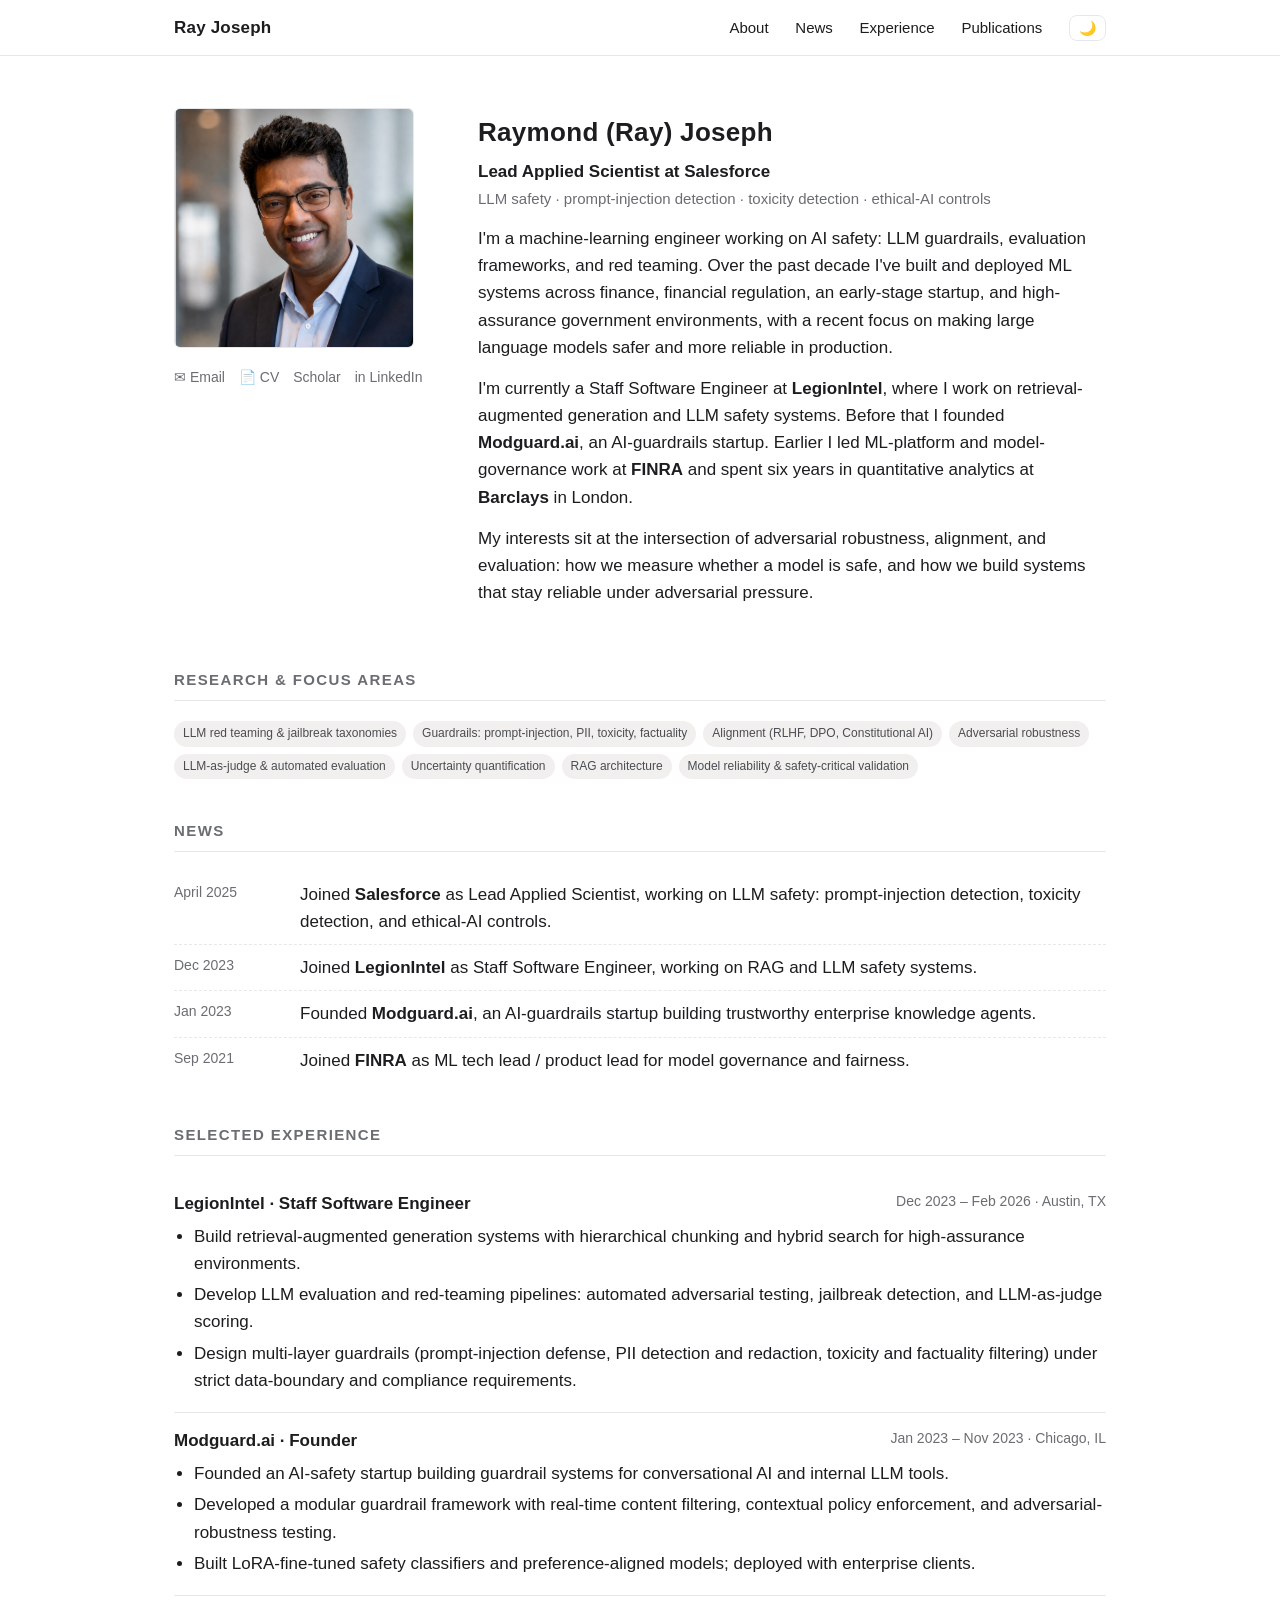
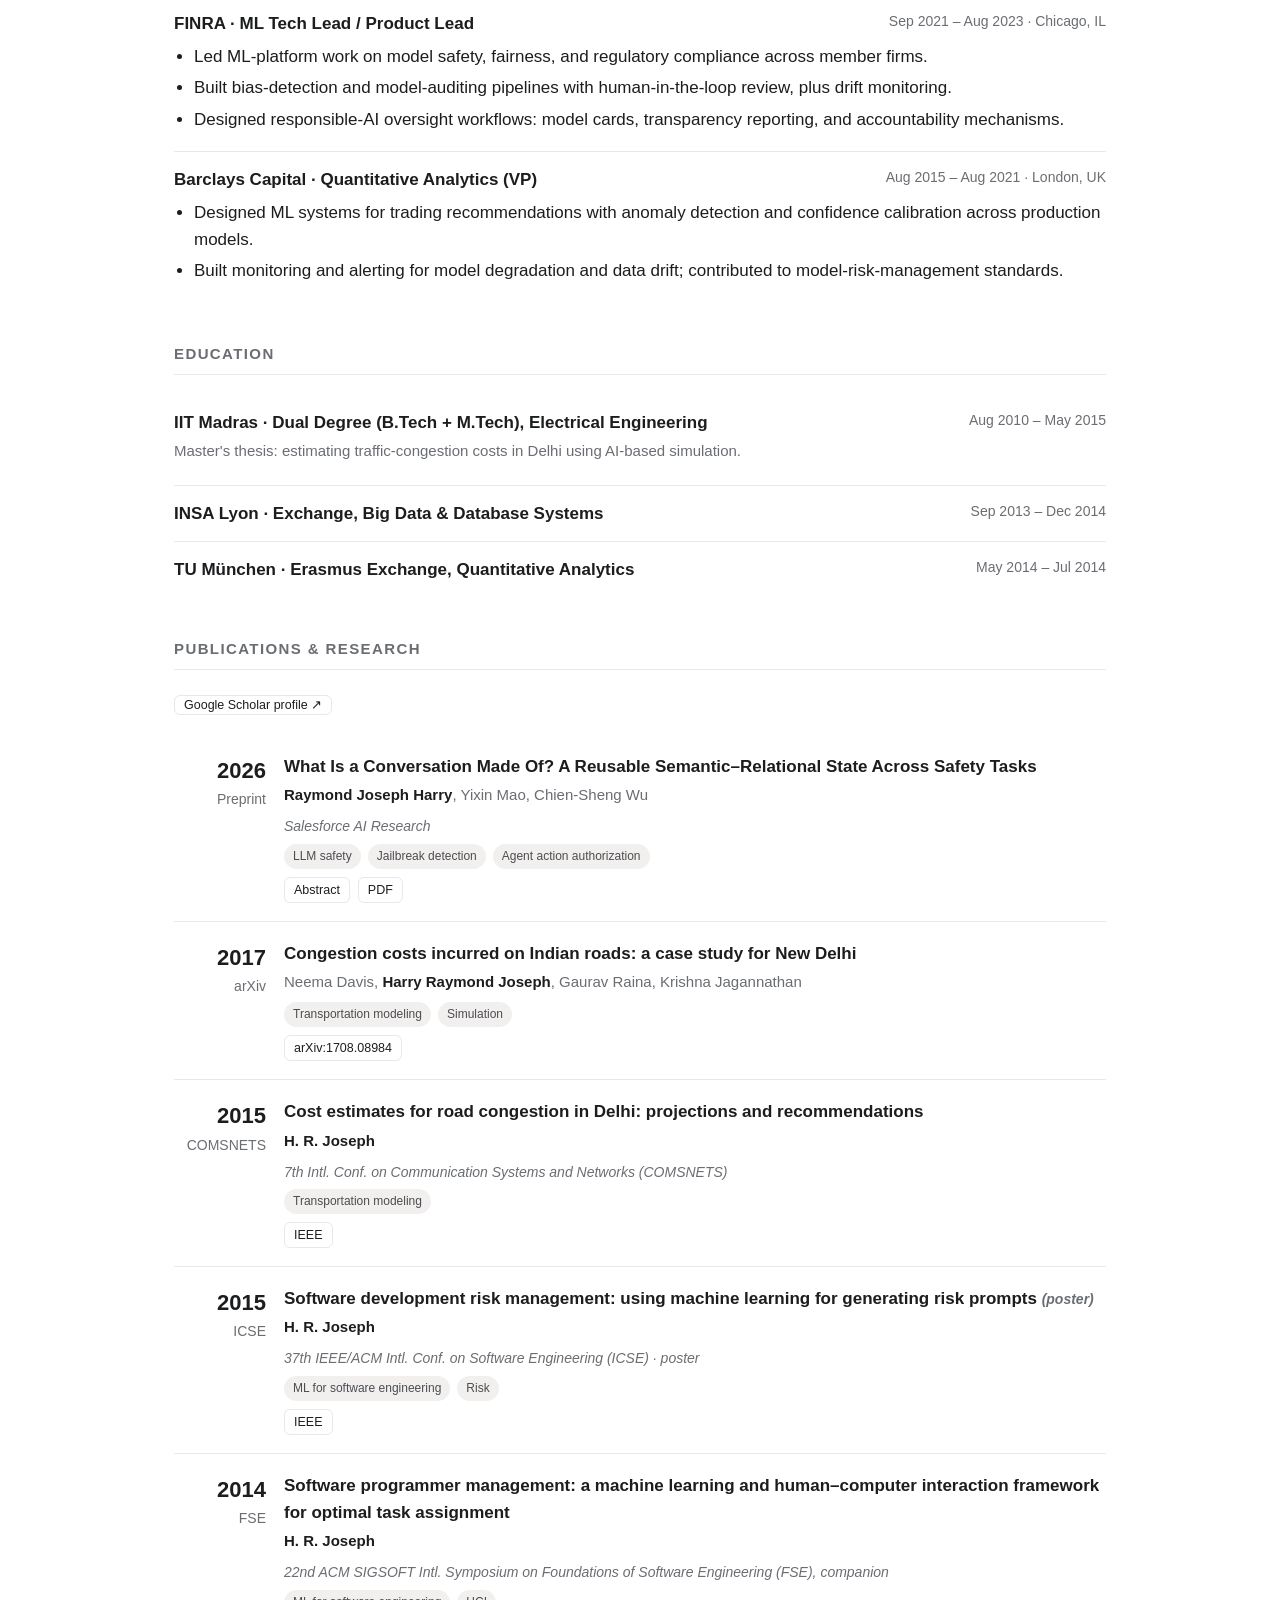
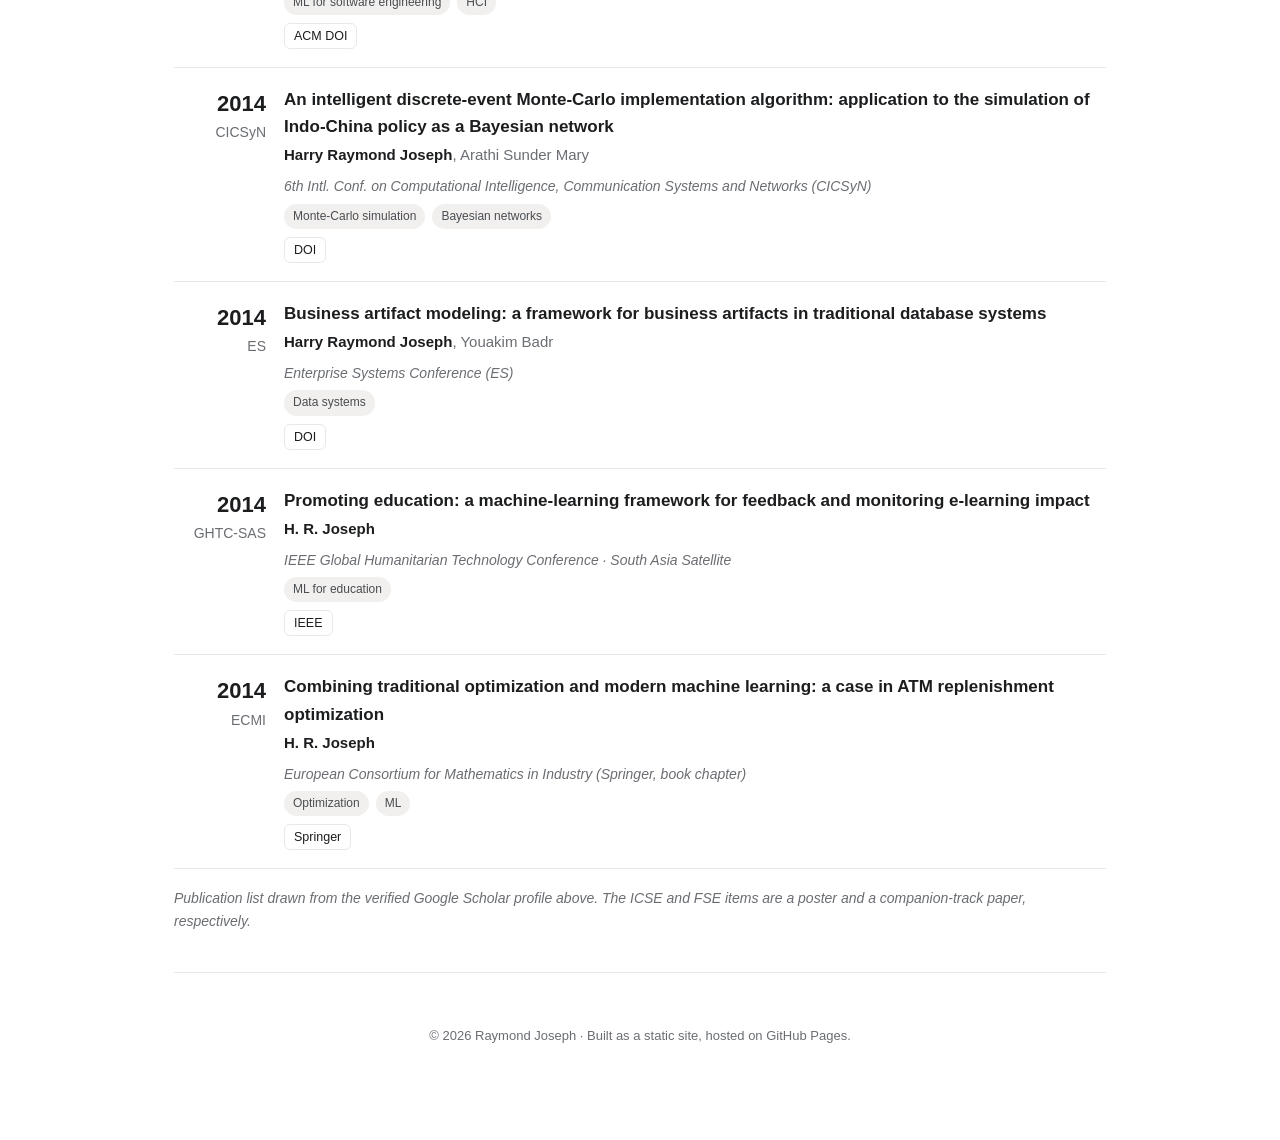
<file: index.html>
<!DOCTYPE html>
<html lang="en" data-theme="light">
<head>
  <meta charset="utf-8" />
  <meta name="viewport" content="width=device-width, initial-scale=1" />
  <meta name="google-site-verification" content="91uYS1UBQHt2icFP7Ua4TLNjYNxfh5icHMb9GUNc22s" />
  <title>Raymond (Ray) Joseph</title>
  <meta name="description" content="Raymond (Ray) Joseph, Lead Applied Scientist at Salesforce working on LLM safety: prompt-injection detection, toxicity detection, and ethical-AI controls." />
  <link rel="stylesheet" href="assets/style.css" />
  <link rel="preconnect" href="https://fonts.googleapis.com" />
</head>
<body>
  <nav class="top">
    <div class="inner">
      <span class="brand">Ray Joseph</span>
      <span class="links">
        <a href="#about">About</a>
        <a href="#news">News</a>
        <a href="#experience">Experience</a>
        <a href="#publications">Publications</a>
        <button id="themeToggle" aria-label="Toggle dark mode">🌙</button>
      </span>
    </div>
  </nav>

  <div class="wrap">
    <!-- ===== Profile header ===== -->
    <header class="profile" id="about">
      <div>
        <img class="avatar" src="assets/profile.jpg" alt="Raymond Joseph"
             onerror="this.style.background='var(--card)';this.alt='Add assets/profile.jpg';" />
        <div class="socials">
          <a href="mailto:raymond.joseph.7@gmail.com">✉ Email</a>
          <a href="assets/Ray_Joseph_CV.pdf">📄 CV</a>
          <a href="https://scholar.google.com/citations?user=dUWLFE0AAAAJ&hl=en">Scholar</a>
          <a href="https://www.linkedin.com/in/rjharry/" data-social="linkedin">in LinkedIn</a>
        </div>
      </div>
      <div class="sidecard intro">
        <h1>Raymond (Ray) Joseph</h1>
        <p class="role">Lead Applied Scientist at Salesforce</p>
        <p class="affil">LLM safety · prompt-injection detection · toxicity detection · ethical-AI controls</p>

        <p>I'm a machine-learning engineer working on AI safety: LLM guardrails,
        evaluation frameworks, and red teaming. Over the past decade I've built and
        deployed ML systems across finance, financial regulation, an early-stage
        startup, and high-assurance government environments, with a recent focus on
        making large language models safer and more reliable in production.</p>

        <p>I'm currently a Staff Software Engineer at <strong>LegionIntel</strong>, where
        I work on retrieval-augmented generation and LLM safety systems. Before that I
        founded <strong>Modguard.ai</strong>, an AI-guardrails startup.
        Earlier I led ML-platform and model-governance work at <strong>FINRA</strong> and
        spent six years in quantitative analytics at <strong>Barclays</strong> in London.</p>

        <p>My interests sit at the intersection of adversarial robustness, alignment,
        and evaluation: how we measure whether a model is safe, and how we build
        systems that stay reliable under adversarial pressure.</p>
      </div>
    </header>

    <!-- ===== Research interests ===== -->
    <section id="research">
      <h2 class="section">Research &amp; focus areas</h2>
      <div class="tags">
        <span class="tag">LLM red teaming &amp; jailbreak taxonomies</span>
        <span class="tag">Guardrails: prompt-injection, PII, toxicity, factuality</span>
        <span class="tag">Alignment (RLHF, DPO, Constitutional AI)</span>
        <span class="tag">Adversarial robustness</span>
        <span class="tag">LLM-as-judge &amp; automated evaluation</span>
        <span class="tag">Uncertainty quantification</span>
        <span class="tag">RAG architecture</span>
        <span class="tag">Model reliability &amp; safety-critical validation</span>
      </div>
    </section>

    <!-- ===== News ===== -->
    <section id="news">
      <h2 class="section">News</h2>
      <ul class="news">
        <li><span class="date">April 2025</span><span>Joined <strong>Salesforce</strong> as Lead Applied Scientist, working on LLM safety: prompt-injection detection, toxicity detection, and ethical-AI controls.</span></li>
        <li><span class="date">Dec 2023</span><span>Joined <strong>LegionIntel</strong> as Staff Software Engineer, working on RAG and LLM safety systems.</span></li>
        <li><span class="date">Jan 2023</span><span>Founded <strong>Modguard.ai</strong>, an AI-guardrails startup building trustworthy enterprise knowledge agents.</span></li>
        <li><span class="date">Sep 2021</span><span>Joined <strong>FINRA</strong> as ML tech lead / product lead for model governance and fairness.</span></li>
      </ul>
    </section>

    <!-- ===== Experience ===== -->
    <section id="experience">
      <h2 class="section">Selected experience</h2>

      <div class="item">
        <div class="head">
          <span class="org">LegionIntel · Staff Software Engineer</span>
          <span class="when">Dec 2023 – Feb 2026 · Austin, TX</span>
        </div>
        <ul>
          <li>Build retrieval-augmented generation systems with hierarchical chunking and hybrid search for high-assurance environments.</li>
          <li>Develop LLM evaluation and red-teaming pipelines: automated adversarial testing, jailbreak detection, and LLM-as-judge scoring.</li>
          <li>Design multi-layer guardrails (prompt-injection defense, PII detection and redaction, toxicity and factuality filtering) under strict data-boundary and compliance requirements.</li>
        </ul>
      </div>

      <div class="item">
        <div class="head">
          <span class="org">Modguard.ai · Founder</span>
          <span class="when">Jan 2023 – Nov 2023 · Chicago, IL</span>
        </div>
        <ul>
          <li>Founded an AI-safety startup building guardrail systems for conversational AI and internal LLM tools.</li>
          <li>Developed a modular guardrail framework with real-time content filtering, contextual policy enforcement, and adversarial-robustness testing.</li>
          <li>Built LoRA-fine-tuned safety classifiers and preference-aligned models; deployed with enterprise clients.</li>
        </ul>
      </div>

      <div class="item">
        <div class="head">
          <span class="org">FINRA · ML Tech Lead / Product Lead</span>
          <span class="when">Sep 2021 – Aug 2023 · Chicago, IL</span>
        </div>
        <ul>
          <li>Led ML-platform work on model safety, fairness, and regulatory compliance across member firms.</li>
          <li>Built bias-detection and model-auditing pipelines with human-in-the-loop review, plus drift monitoring.</li>
          <li>Designed responsible-AI oversight workflows: model cards, transparency reporting, and accountability mechanisms.</li>
        </ul>
      </div>

      <div class="item">
        <div class="head">
          <span class="org">Barclays Capital · Quantitative Analytics (VP)</span>
          <span class="when">Aug 2015 – Aug 2021 · London, UK</span>
        </div>
        <ul>
          <li>Designed ML systems for trading recommendations with anomaly detection and confidence calibration across production models.</li>
          <li>Built monitoring and alerting for model degradation and data drift; contributed to model-risk-management standards.</li>
        </ul>
      </div>
    </section>

    <!-- ===== Education ===== -->
    <section id="education">
      <h2 class="section">Education</h2>
      <div class="item">
        <div class="head">
          <span class="org">IIT Madras · Dual Degree (B.Tech + M.Tech), Electrical Engineering</span>
          <span class="when">Aug 2010 – May 2015</span>
        </div>
        <div class="title">Master's thesis: estimating traffic-congestion costs in Delhi using AI-based simulation.</div>
      </div>
      <div class="item">
        <div class="head">
          <span class="org">INSA Lyon · Exchange, Big Data &amp; Database Systems</span>
          <span class="when">Sep 2013 – Dec 2014</span>
        </div>
      </div>
      <div class="item">
        <div class="head">
          <span class="org">TU München · Erasmus Exchange, Quantitative Analytics</span>
          <span class="when">May 2014 – Jul 2014</span>
        </div>
      </div>
    </section>

    <!-- ===== Publications ===== -->
    <section id="publications">
      <h2 class="section">Publications &amp; research</h2>
      <p style="margin:0 0 18px"><a class="btn" href="https://scholar.google.com/citations?user=dUWLFE0AAAAJ&hl=en">Google Scholar profile ↗</a></p>

      <div class="pub">
        <div class="venue"><span class="yr">2026</span>Preprint</div>
        <div>
          <p class="ptitle"><a href="papers/conversation-semantic-state/">What Is a Conversation Made Of? A Reusable Semantic–Relational State Across Safety Tasks</a></p>
          <p class="authors"><span class="me">Raymond Joseph Harry</span>, Yixin Mao, Chien-Sheng Wu</p>
          <p class="note" style="margin:0 0 6px">Salesforce AI Research</p>
          <div class="tags"><span class="tag">LLM safety</span><span class="tag">Jailbreak detection</span><span class="tag">Agent action authorization</span></div>
          <div class="btns"><a class="btn" href="papers/conversation-semantic-state/">Abstract</a><a class="btn" href="assets/conversation-semantic-state.pdf">PDF</a></div>
        </div>
      </div>

      <div class="pub">
        <div class="venue"><span class="yr">2017</span>arXiv</div>
        <div>
          <p class="ptitle"><a href="https://arxiv.org/abs/1708.08984">Congestion costs incurred on Indian roads: a case study for New Delhi</a></p>
          <p class="authors">Neema Davis, <span class="me">Harry Raymond Joseph</span>, Gaurav Raina, Krishna Jagannathan</p>
          <div class="tags"><span class="tag">Transportation modeling</span><span class="tag">Simulation</span></div>
          <div class="btns"><a class="btn" href="https://arxiv.org/abs/1708.08984">arXiv:1708.08984</a></div>
        </div>
      </div>

      <div class="pub">
        <div class="venue"><span class="yr">2015</span>COMSNETS</div>
        <div>
          <p class="ptitle"><a href="https://ieeexplore.ieee.org/abstract/document/7098711/">Cost estimates for road congestion in Delhi: projections and recommendations</a></p>
          <p class="authors"><span class="me">H. R. Joseph</span></p>
          <p class="note" style="margin:0 0 6px">7th Intl. Conf. on Communication Systems and Networks (COMSNETS)</p>
          <div class="tags"><span class="tag">Transportation modeling</span></div>
          <div class="btns"><a class="btn" href="https://ieeexplore.ieee.org/abstract/document/7098711/">IEEE</a></div>
        </div>
      </div>

      <div class="pub">
        <div class="venue"><span class="yr">2015</span>ICSE</div>
        <div>
          <p class="ptitle"><a href="https://ieeexplore.ieee.org/abstract/document/7203092/">Software development risk management: using machine learning for generating risk prompts</a> <span class="note">(poster)</span></p>
          <p class="authors"><span class="me">H. R. Joseph</span></p>
          <p class="note" style="margin:0 0 6px">37th IEEE/ACM Intl. Conf. on Software Engineering (ICSE) · poster</p>
          <div class="tags"><span class="tag">ML for software engineering</span><span class="tag">Risk</span></div>
          <div class="btns"><a class="btn" href="https://ieeexplore.ieee.org/abstract/document/7203092/">IEEE</a></div>
        </div>
      </div>

      <div class="pub">
        <div class="venue"><span class="yr">2014</span>FSE</div>
        <div>
          <p class="ptitle"><a href="https://dl.acm.org/doi/abs/10.1145/2635868.2661684">Software programmer management: a machine learning and human–computer interaction framework for optimal task assignment</a></p>
          <p class="authors"><span class="me">H. R. Joseph</span></p>
          <p class="note" style="margin:0 0 6px">22nd ACM SIGSOFT Intl. Symposium on Foundations of Software Engineering (FSE), companion</p>
          <div class="tags"><span class="tag">ML for software engineering</span><span class="tag">HCI</span></div>
          <div class="btns"><a class="btn" href="https://dl.acm.org/doi/abs/10.1145/2635868.2661684">ACM DOI</a></div>
        </div>
      </div>

      <div class="pub">
        <div class="venue"><span class="yr">2014</span>CICSyN</div>
        <div>
          <p class="ptitle"><a href="https://doi.org/10.1109/CICSYN.2014.25">An intelligent discrete-event Monte-Carlo implementation algorithm: application to the simulation of Indo-China policy as a Bayesian network</a></p>
          <p class="authors"><span class="me">Harry Raymond Joseph</span>, Arathi Sunder Mary</p>
          <p class="note" style="margin:0 0 6px">6th Intl. Conf. on Computational Intelligence, Communication Systems and Networks (CICSyN)</p>
          <div class="tags"><span class="tag">Monte-Carlo simulation</span><span class="tag">Bayesian networks</span></div>
          <div class="btns"><a class="btn" href="https://doi.org/10.1109/CICSYN.2014.25">DOI</a></div>
        </div>
      </div>

      <div class="pub">
        <div class="venue"><span class="yr">2014</span>ES</div>
        <div>
          <p class="ptitle"><a href="https://doi.org/10.1109/ES.2014.70">Business artifact modeling: a framework for business artifacts in traditional database systems</a></p>
          <p class="authors"><span class="me">Harry Raymond Joseph</span>, Youakim Badr</p>
          <p class="note" style="margin:0 0 6px">Enterprise Systems Conference (ES)</p>
          <div class="tags"><span class="tag">Data systems</span></div>
          <div class="btns"><a class="btn" href="https://doi.org/10.1109/ES.2014.70">DOI</a></div>
        </div>
      </div>

      <div class="pub">
        <div class="venue"><span class="yr">2014</span>GHTC-SAS</div>
        <div>
          <p class="ptitle"><a href="https://ieeexplore.ieee.org/abstract/document/6967592/">Promoting education: a machine-learning framework for feedback and monitoring e-learning impact</a></p>
          <p class="authors"><span class="me">H. R. Joseph</span></p>
          <p class="note" style="margin:0 0 6px">IEEE Global Humanitarian Technology Conference · South Asia Satellite</p>
          <div class="tags"><span class="tag">ML for education</span></div>
          <div class="btns"><a class="btn" href="https://ieeexplore.ieee.org/abstract/document/6967592/">IEEE</a></div>
        </div>
      </div>

      <div class="pub">
        <div class="venue"><span class="yr">2014</span>ECMI</div>
        <div>
          <p class="ptitle"><a href="https://link.springer.com/chapter/10.1007/978-3-319-23413-7_146">Combining traditional optimization and modern machine learning: a case in ATM replenishment optimization</a></p>
          <p class="authors"><span class="me">H. R. Joseph</span></p>
          <p class="note" style="margin:0 0 6px">European Consortium for Mathematics in Industry (Springer, book chapter)</p>
          <div class="tags"><span class="tag">Optimization</span><span class="tag">ML</span></div>
          <div class="btns"><a class="btn" href="https://link.springer.com/chapter/10.1007/978-3-319-23413-7_146">Springer</a></div>
        </div>
      </div>

      <p class="note" style="margin-top:18px">Publication list drawn from the verified Google Scholar profile above. The ICSE and FSE items are a poster and a companion-track paper, respectively.</p>
    </section>

    <footer>
      <p>© <span id="yr"></span> Raymond Joseph · Built as a static site, hosted on GitHub Pages.</p>
    </footer>
  </div>

  <script>
    // Year
    document.getElementById('yr').textContent = new Date().getFullYear();
    // Theme toggle with persistence
    const root = document.documentElement, tbtn = document.getElementById('themeToggle');
    const saved = localStorage.getItem('theme');
    if (saved) root.setAttribute('data-theme', saved);
    const sync = () => tbtn.textContent = root.getAttribute('data-theme') === 'dark' ? '☀️' : '🌙';
    sync();
    tbtn.addEventListener('click', () => {
      const next = root.getAttribute('data-theme') === 'dark' ? 'light' : 'dark';
      root.setAttribute('data-theme', next);
      localStorage.setItem('theme', next);
      sync();
    });
  </script>
</body>
</html>
</file>
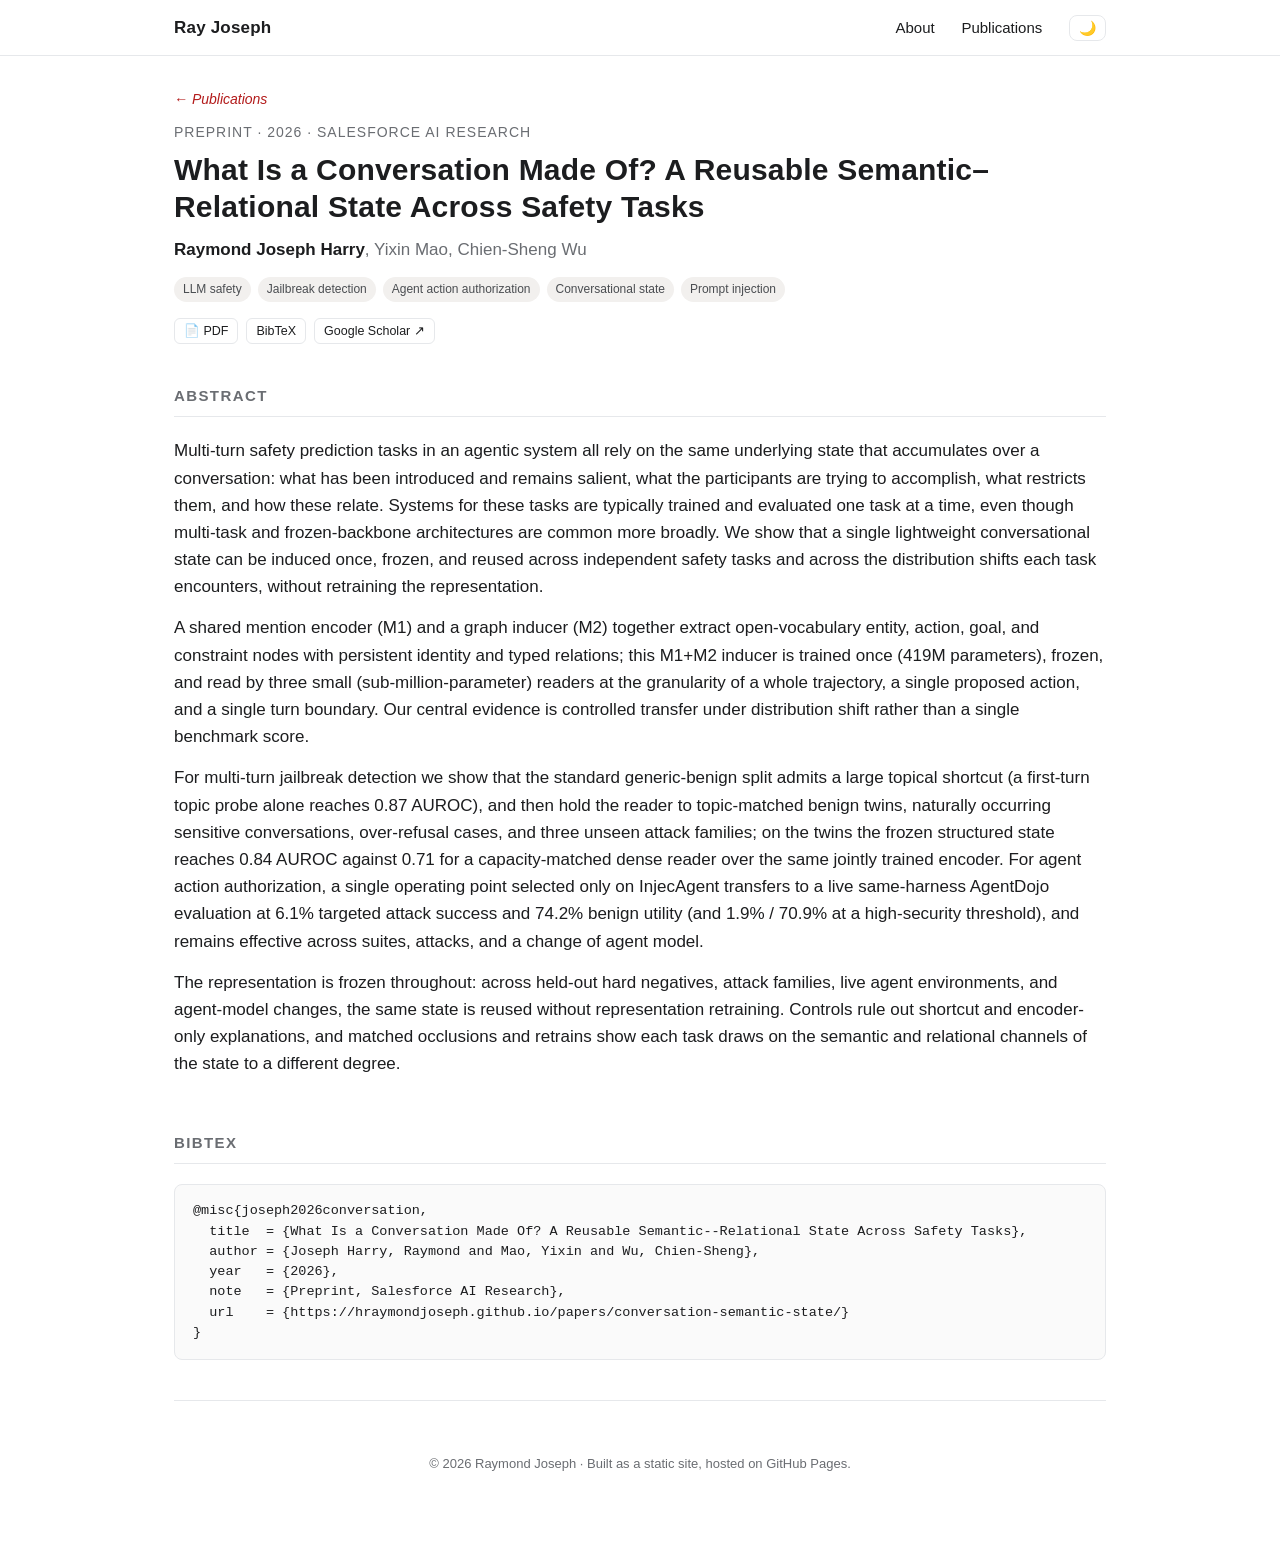
<file: papers/conversation-semantic-state/index.html>
<!DOCTYPE html>
<html lang="en" data-theme="light">
<head>
  <meta charset="utf-8" />
  <meta name="viewport" content="width=device-width, initial-scale=1" />

  <title>What Is a Conversation Made Of? A Reusable Semantic–Relational State Across Safety Tasks — Raymond Joseph</title>
  <meta name="description" content="A single lightweight conversational state — entities, actions, goals, constraints and their typed relations — induced once, frozen, and reused across LLM safety tasks: jailbreak detection, agent action authorization, and topic-shift prediction." />
  <link rel="canonical" href="https://hraymondjoseph.github.io/papers/conversation-semantic-state/" />

  <!-- ===== Google Scholar / Highwire citation tags ===== -->
  <meta name="citation_title" content="What Is a Conversation Made Of? A Reusable Semantic–Relational State Across Safety Tasks" />
  <meta name="citation_author" content="Joseph Harry, Raymond" />
  <meta name="citation_author" content="Mao, Yixin" />
  <meta name="citation_author" content="Wu, Chien-Sheng" />
  <meta name="citation_publication_date" content="2026" />
  <meta name="citation_online_date" content="2026" />
  <meta name="citation_technical_report_institution" content="Salesforce AI Research" />
  <meta name="citation_publisher" content="Salesforce AI Research" />
  <meta name="citation_pdf_url" content="https://hraymondjoseph.github.io/assets/conversation-semantic-state.pdf" />
  <meta name="citation_abstract_html_url" content="https://hraymondjoseph.github.io/papers/conversation-semantic-state/" />
  <meta name="citation_language" content="en" />
  <meta name="citation_keywords" content="LLM safety; jailbreak detection; agent action authorization; conversational state; prompt injection" />

  <!-- ===== Open Graph / Twitter ===== -->
  <meta property="og:type" content="article" />
  <meta property="og:title" content="What Is a Conversation Made Of? A Reusable Semantic–Relational State Across Safety Tasks" />
  <meta property="og:description" content="A single lightweight conversational state, induced once, frozen, and reused across independent LLM safety tasks under distribution shift." />
  <meta property="og:url" content="https://hraymondjoseph.github.io/papers/conversation-semantic-state/" />
  <meta property="og:site_name" content="Raymond (Ray) Joseph" />
  <meta name="twitter:card" content="summary" />
  <meta name="twitter:title" content="What Is a Conversation Made Of? A Reusable Semantic–Relational State Across Safety Tasks" />
  <meta name="twitter:description" content="A single lightweight conversational state, induced once, frozen, and reused across independent LLM safety tasks under distribution shift." />

  <link rel="stylesheet" href="../../assets/style.css" />

  <!-- ===== Structured data ===== -->
  <script type="application/ld+json">
  {
    "@context": "https://schema.org",
    "@type": "ScholarlyArticle",
    "headline": "What Is a Conversation Made Of? A Reusable Semantic–Relational State Across Safety Tasks",
    "name": "What Is a Conversation Made Of? A Reusable Semantic–Relational State Across Safety Tasks",
    "author": [
      { "@type": "Person", "name": "Raymond Joseph Harry" },
      { "@type": "Person", "name": "Yixin Mao" },
      { "@type": "Person", "name": "Chien-Sheng Wu" }
    ],
    "datePublished": "2026",
    "publisher": { "@type": "Organization", "name": "Salesforce AI Research" },
    "inLanguage": "en",
    "url": "https://hraymondjoseph.github.io/papers/conversation-semantic-state/",
    "sameAs": "https://hraymondjoseph.github.io/assets/conversation-semantic-state.pdf",
    "keywords": ["LLM safety", "jailbreak detection", "agent action authorization", "conversational state", "prompt injection"],
    "abstract": "Multi-turn safety prediction tasks in an agentic system all rely on the same underlying state that accumulates over a conversation: what has been introduced and remains salient, what the participants are trying to accomplish, what restricts them, and how these relate. We show that a single lightweight conversational state can be induced once, frozen, and reused across independent safety tasks and across the distribution shifts each task encounters, without retraining the representation."
  }
  </script>
</head>
<body>
  <nav class="top">
    <div class="inner">
      <a class="brand" href="../../" style="color:inherit">Ray Joseph</a>
      <span class="links">
        <a href="../../#about">About</a>
        <a href="../../#publications">Publications</a>
        <button id="themeToggle" aria-label="Toggle dark mode">🌙</button>
      </span>
    </div>
  </nav>

  <div class="wrap">
    <article class="paper">
      <p class="note" style="margin:32px 0 10px"><a href="../../#publications">← Publications</a></p>

      <p class="paper-venue">Preprint · 2026 · Salesforce AI Research</p>
      <h1 class="paper-title">What Is a Conversation Made Of? A Reusable Semantic–Relational State Across Safety Tasks</h1>
      <p class="paper-authors"><span class="me">Raymond Joseph Harry</span>, Yixin Mao, Chien-Sheng Wu</p>

      <div class="tags">
        <span class="tag">LLM safety</span>
        <span class="tag">Jailbreak detection</span>
        <span class="tag">Agent action authorization</span>
        <span class="tag">Conversational state</span>
        <span class="tag">Prompt injection</span>
      </div>

      <div class="btns" style="margin-top:16px">
        <a class="btn" href="../../assets/conversation-semantic-state.pdf">📄 PDF</a>
        <a class="btn" href="#bibtex">BibTeX</a>
        <a class="btn" href="https://scholar.google.com/citations?user=dUWLFE0AAAAJ&hl=en">Google Scholar ↗</a>
      </div>

      <section>
        <h2 class="section">Abstract</h2>
        <div class="abstract">
          <p>Multi-turn safety prediction tasks in an agentic system all rely on the same underlying
          state that accumulates over a conversation: what has been introduced and remains salient,
          what the participants are trying to accomplish, what restricts them, and how these relate.
          Systems for these tasks are typically trained and evaluated one task at a time, even though
          multi-task and frozen-backbone architectures are common more broadly. We show that a single
          lightweight conversational state can be induced once, frozen, and reused across independent
          safety tasks and across the distribution shifts each task encounters, without retraining the
          representation.</p>

          <p>A shared mention encoder (M1) and a graph inducer (M2) together extract open-vocabulary
          entity, action, goal, and constraint nodes with persistent identity and typed relations; this
          M1+M2 inducer is trained once (419M parameters), frozen, and read by three small
          (sub-million-parameter) readers at the granularity of a whole trajectory, a single proposed
          action, and a single turn boundary. Our central evidence is controlled transfer under
          distribution shift rather than a single benchmark score.</p>

          <p>For multi-turn jailbreak detection we show that the standard generic-benign split admits a
          large topical shortcut (a first-turn topic probe alone reaches 0.87 AUROC), and then hold the
          reader to topic-matched benign twins, naturally occurring sensitive conversations, over-refusal
          cases, and three unseen attack families; on the twins the frozen structured state reaches 0.84
          AUROC against 0.71 for a capacity-matched dense reader over the same jointly trained encoder.
          For agent action authorization, a single operating point selected only on InjecAgent transfers
          to a live same-harness AgentDojo evaluation at 6.1% targeted attack success and 74.2% benign
          utility (and 1.9% / 70.9% at a high-security threshold), and remains effective across suites,
          attacks, and a change of agent model.</p>

          <p>The representation is frozen throughout: across held-out hard negatives, attack families,
          live agent environments, and agent-model changes, the same state is reused without
          representation retraining. Controls rule out shortcut and encoder-only explanations, and matched
          occlusions and retrains show each task draws on the semantic and relational channels of the
          state to a different degree.</p>
        </div>
      </section>

      <section id="bibtex">
        <h2 class="section">BibTeX</h2>
        <pre class="bibtex">@misc{joseph2026conversation,
  title  = {What Is a Conversation Made Of? A Reusable Semantic--Relational State Across Safety Tasks},
  author = {Joseph Harry, Raymond and Mao, Yixin and Wu, Chien-Sheng},
  year   = {2026},
  note   = {Preprint, Salesforce AI Research},
  url    = {https://hraymondjoseph.github.io/papers/conversation-semantic-state/}
}</pre>
      </section>
    </article>

    <footer>
      <p>© <span id="yr"></span> Raymond Joseph · Built as a static site, hosted on GitHub Pages.</p>
    </footer>
  </div>

  <script>
    document.getElementById('yr').textContent = new Date().getFullYear();
    const root = document.documentElement, tbtn = document.getElementById('themeToggle');
    const saved = localStorage.getItem('theme');
    if (saved) root.setAttribute('data-theme', saved);
    const sync = () => tbtn.textContent = root.getAttribute('data-theme') === 'dark' ? '☀️' : '🌙';
    sync();
    tbtn.addEventListener('click', () => {
      const next = root.getAttribute('data-theme') === 'dark' ? 'light' : 'dark';
      root.setAttribute('data-theme', next);
      localStorage.setItem('theme', next);
      sync();
    });
  </script>
</body>
</html>
</file>
<file: assets/style.css>
/* ---------- Theme tokens ---------- */
:root {
  --bg: #ffffff;
  --fg: #1c1d1f;
  --muted: #6a6d72;
  --accent: #b31b1b;          /* al-folio style academic red */
  --border: #e6e8eb;
  --tag-bg: #f2f0ee;
  --tag-fg: #4a4d51;
  --card: #fafafa;
  --link: #b31b1b;
  --maxw: 980px;
}
[data-theme="dark"] {
  --bg: #16181c;
  --fg: #e7e9ec;
  --muted: #9aa0a6;
  --accent: #ff6b6b;
  --border: #2a2d33;
  --tag-bg: #24272c;
  --tag-fg: #c2c7cd;
  --card: #1c1f24;
  --link: #ff8585;
}

* { box-sizing: border-box; }

html { scroll-behavior: smooth; }

body {
  margin: 0;
  background: var(--bg);
  color: var(--fg);
  font-family: -apple-system, BlinkMacSystemFont, "Segoe UI", Roboto, Helvetica, Arial, sans-serif;
  font-size: 17px;
  line-height: 1.6;
  -webkit-font-smoothing: antialiased;
}

a { color: var(--link); text-decoration: none; }
a:hover { text-decoration: underline; }

.wrap {
  max-width: var(--maxw);
  margin: 0 auto;
  padding: 0 24px 80px;
}

/* ---------- Top nav ---------- */
nav.top {
  position: sticky;
  top: 0;
  z-index: 50;
  background: color-mix(in srgb, var(--bg) 88%, transparent);
  backdrop-filter: saturate(180%) blur(10px);
  border-bottom: 1px solid var(--border);
}
nav.top .inner {
  max-width: var(--maxw);
  margin: 0 auto;
  padding: 14px 24px;
  display: flex;
  align-items: center;
  justify-content: space-between;
}
nav.top .brand { font-weight: 700; letter-spacing: .2px; }
nav.top .links a {
  color: var(--fg);
  margin-left: 22px;
  font-size: 15px;
}
nav.top .links a:hover { color: var(--accent); text-decoration: none; }
#themeToggle {
  background: none; border: 1px solid var(--border); color: var(--fg);
  border-radius: 8px; padding: 4px 9px; cursor: pointer; margin-left: 22px;
  font-size: 14px;
}

/* ---------- Header / profile ---------- */
header.profile {
  display: grid;
  grid-template-columns: 260px 1fr;
  gap: 44px;
  padding: 52px 0 8px;
}
.avatar {
  width: 240px; height: 240px;
  border-radius: 6px;
  object-fit: cover;
  border: 1px solid var(--border);
  background: var(--card);
}
.sidecard h1 { font-size: 26px; margin: 0 0 4px; letter-spacing: .3px; }
.sidecard .role { color: var(--fg); font-weight: 600; margin: 0 0 2px; }
.sidecard .affil { color: var(--muted); margin: 0 0 14px; font-size: 15px; }
.socials { display: flex; flex-wrap: wrap; gap: 14px; margin-top: 10px; }
.socials a { color: var(--muted); font-size: 14px; display: inline-flex; align-items: center; gap: 6px; }
.socials a:hover { color: var(--accent); text-decoration: none; }
.intro { padding-top: 4px; }
.intro p { margin: 0 0 14px; }

/* ---------- Sections ---------- */
section { padding-top: 40px; }
h2.section {
  font-size: 15px;
  text-transform: uppercase;
  letter-spacing: 1.4px;
  color: var(--muted);
  border-bottom: 1px solid var(--border);
  padding-bottom: 8px;
  margin: 0 0 20px;
}

/* News list */
.news { list-style: none; padding: 0; margin: 0; }
.news li { display: grid; grid-template-columns: 110px 1fr; gap: 16px; padding: 9px 0; border-bottom: 1px dashed var(--border); }
.news li:last-child { border-bottom: none; }
.news .date { color: var(--muted); font-size: 14px; font-variant-numeric: tabular-nums; }

/* Experience / timeline */
.item { padding: 14px 0; border-bottom: 1px solid var(--border); }
.item:last-child { border-bottom: none; }
.item .head { display: flex; justify-content: space-between; flex-wrap: wrap; gap: 6px; }
.item .org { font-weight: 700; }
.item .when { color: var(--muted); font-size: 14px; font-variant-numeric: tabular-nums; }
.item .title { color: var(--muted); font-size: 15px; margin: 2px 0 8px; }
.item ul { margin: 6px 0 0; padding-left: 20px; }
.item li { margin: 4px 0; }

/* Publications */
.pub { display: grid; grid-template-columns: 92px 1fr; gap: 18px; padding: 18px 0; border-bottom: 1px solid var(--border); }
.pub:last-child { border-bottom: none; }
.pub .venue { text-align: right; color: var(--muted); font-size: 14px; }
.pub .venue .yr { display: block; font-weight: 700; color: var(--fg); font-size: 22px; }
.pub .ptitle { font-weight: 600; margin: 0 0 3px; }
.pub .ptitle a { color: inherit; text-decoration: none; }
.pub .ptitle a:hover { text-decoration: underline; text-decoration-color: var(--muted); }
.pub .authors { color: var(--muted); font-size: 15px; margin: 0 0 8px; }
.pub .authors .me { color: var(--fg); font-weight: 700; }
.tags { display: flex; flex-wrap: wrap; gap: 7px; margin-top: 6px; }
.tag { background: var(--tag-bg); color: var(--tag-fg); font-size: 12px; padding: 3px 9px; border-radius: 20px; }
.btns { margin-top: 8px; display: flex; flex-wrap: wrap; gap: 8px; }
.btn { font-size: 12.5px; border: 1px solid var(--border); border-radius: 6px; padding: 2px 9px; color: var(--fg); }
.btn:hover { border-color: var(--accent); color: var(--accent); text-decoration: none; }

.note { color: var(--muted); font-size: 14px; font-style: italic; }

/* ---------- Paper landing page ---------- */
.paper-venue { color: var(--muted); font-size: 14px; text-transform: uppercase; letter-spacing: 1px; margin: 0 0 8px; }
.paper-title { font-size: 30px; line-height: 1.25; margin: 0 0 10px; letter-spacing: .2px; }
.paper-authors { font-size: 17px; color: var(--muted); margin: 0 0 14px; }
.paper-authors .me { color: var(--fg); font-weight: 700; }
.abstract p { margin: 0 0 14px; }
.bibtex {
  background: var(--card);
  border: 1px solid var(--border);
  border-radius: 8px;
  padding: 16px 18px;
  font-size: 13.5px;
  line-height: 1.5;
  overflow-x: auto;
  white-space: pre;
  font-family: ui-monospace, SFMono-Regular, Menlo, Consolas, monospace;
}

footer { text-align: center; color: var(--muted); font-size: 13px; padding: 40px 0 0; border-top: 1px solid var(--border); margin-top: 40px; }

/* ---------- Responsive ---------- */
@media (max-width: 720px) {
  header.profile { grid-template-columns: 1fr; gap: 22px; text-align: center; padding-top: 34px; }
  .avatar { margin: 0 auto; }
  .socials { justify-content: center; }
  .intro { text-align: left; }
  .pub { grid-template-columns: 1fr; }
  .pub .venue { text-align: left; }
  .pub .venue .yr { display: inline; font-size: 15px; margin-right: 6px; }
  .news li { grid-template-columns: 1fr; gap: 2px; }
  nav.top .links a { margin-left: 14px; }
}
</file>
